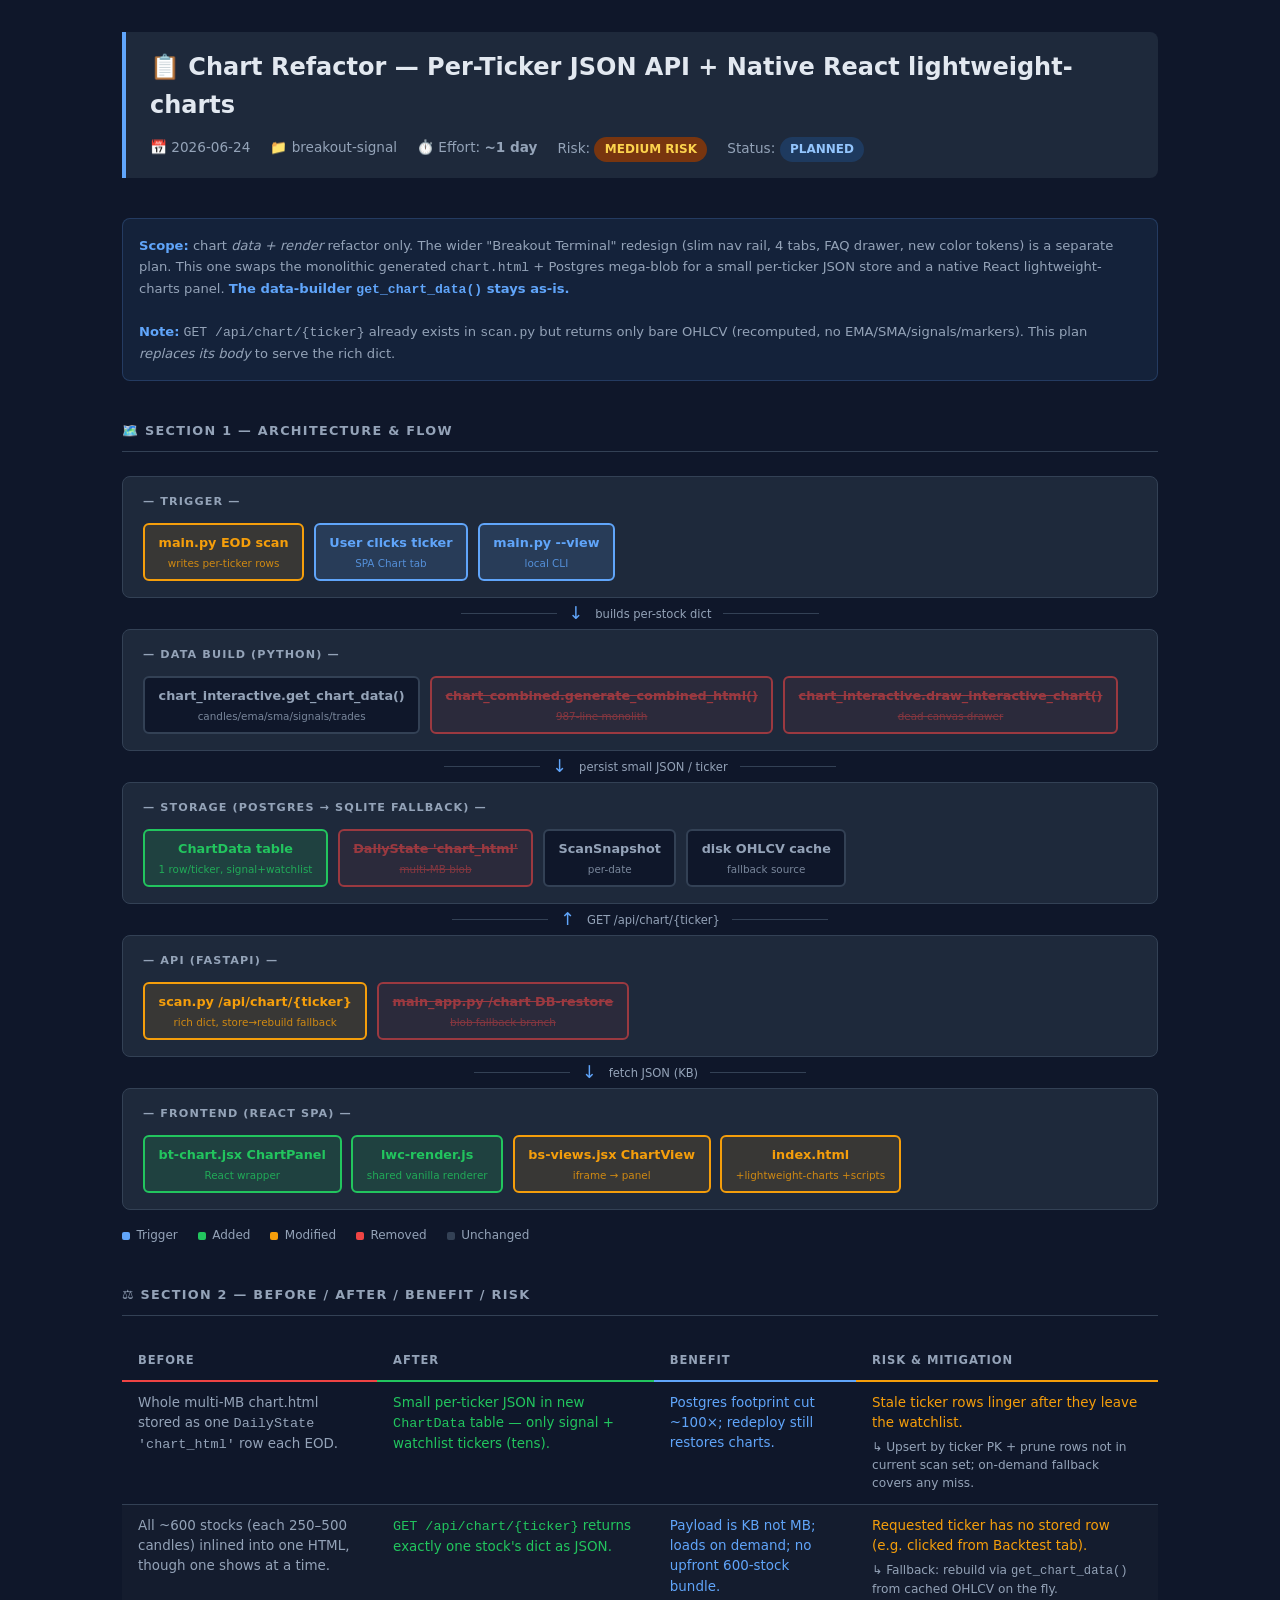
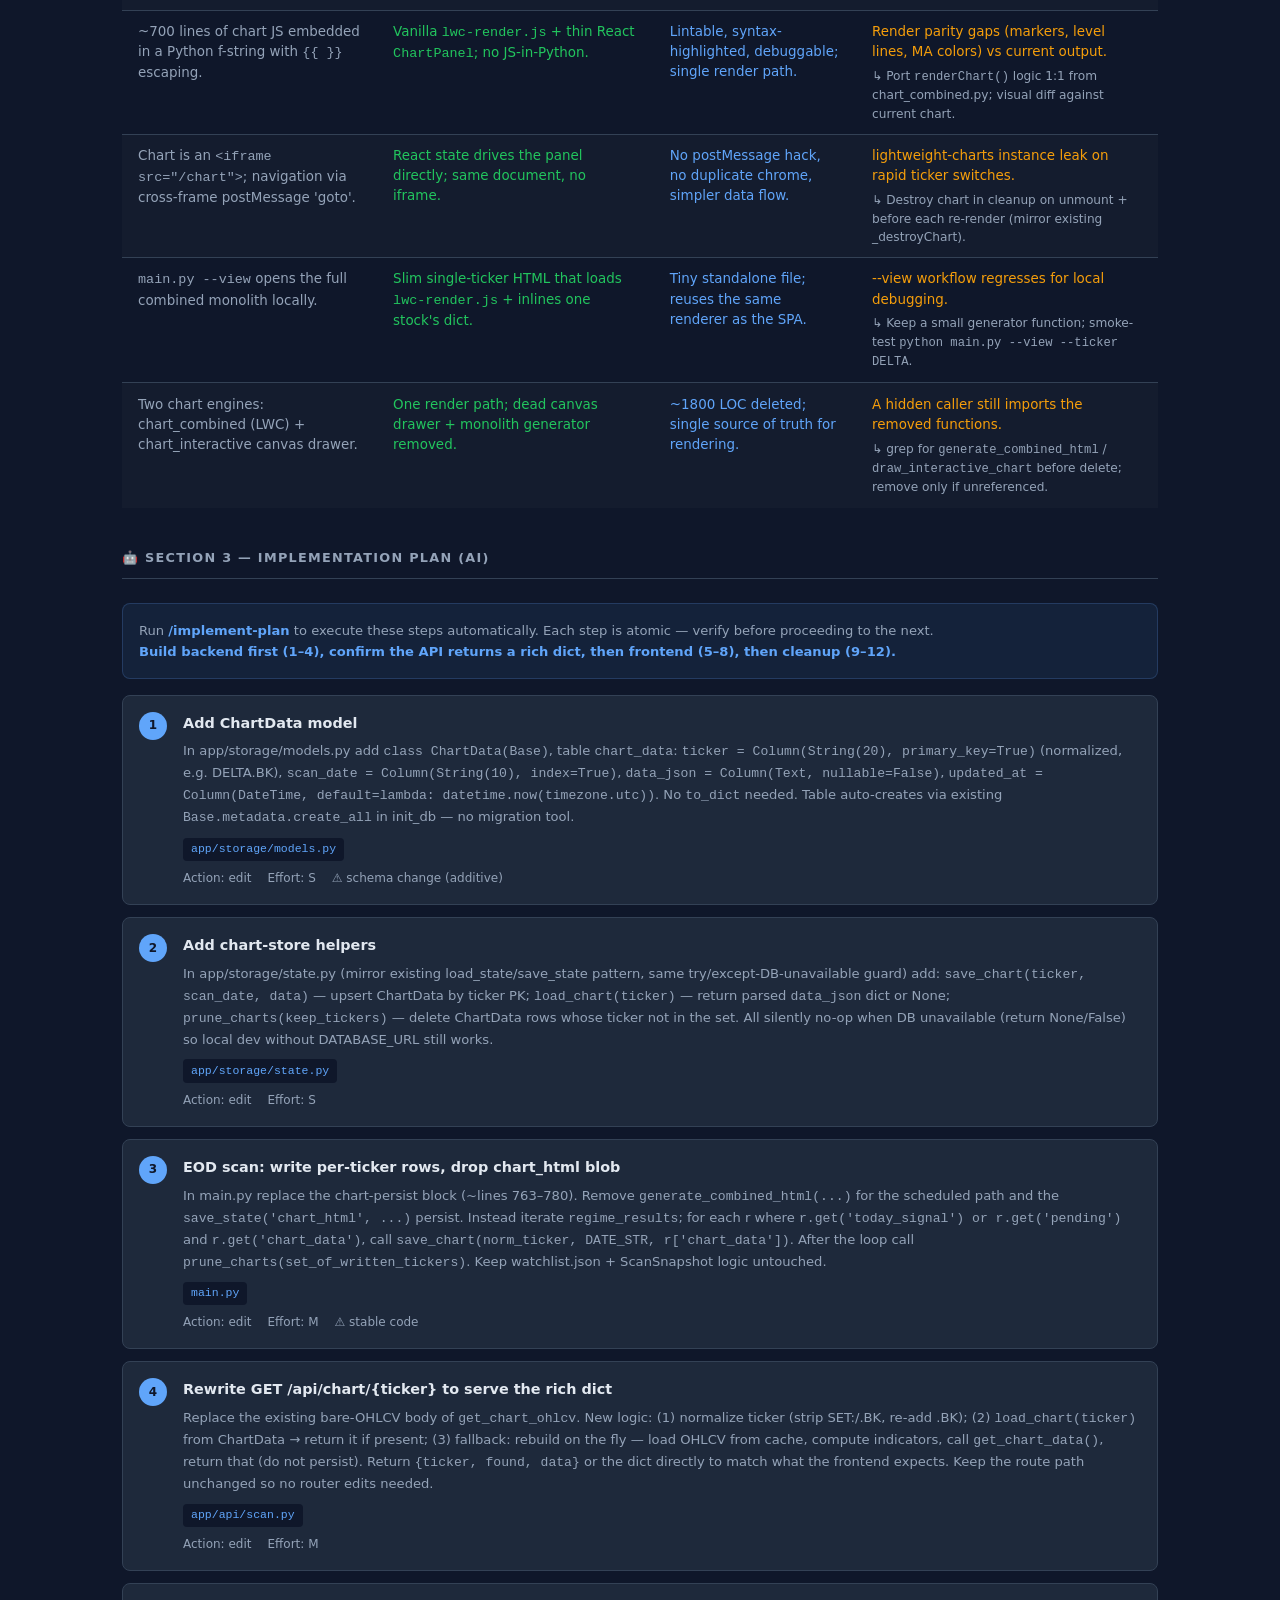
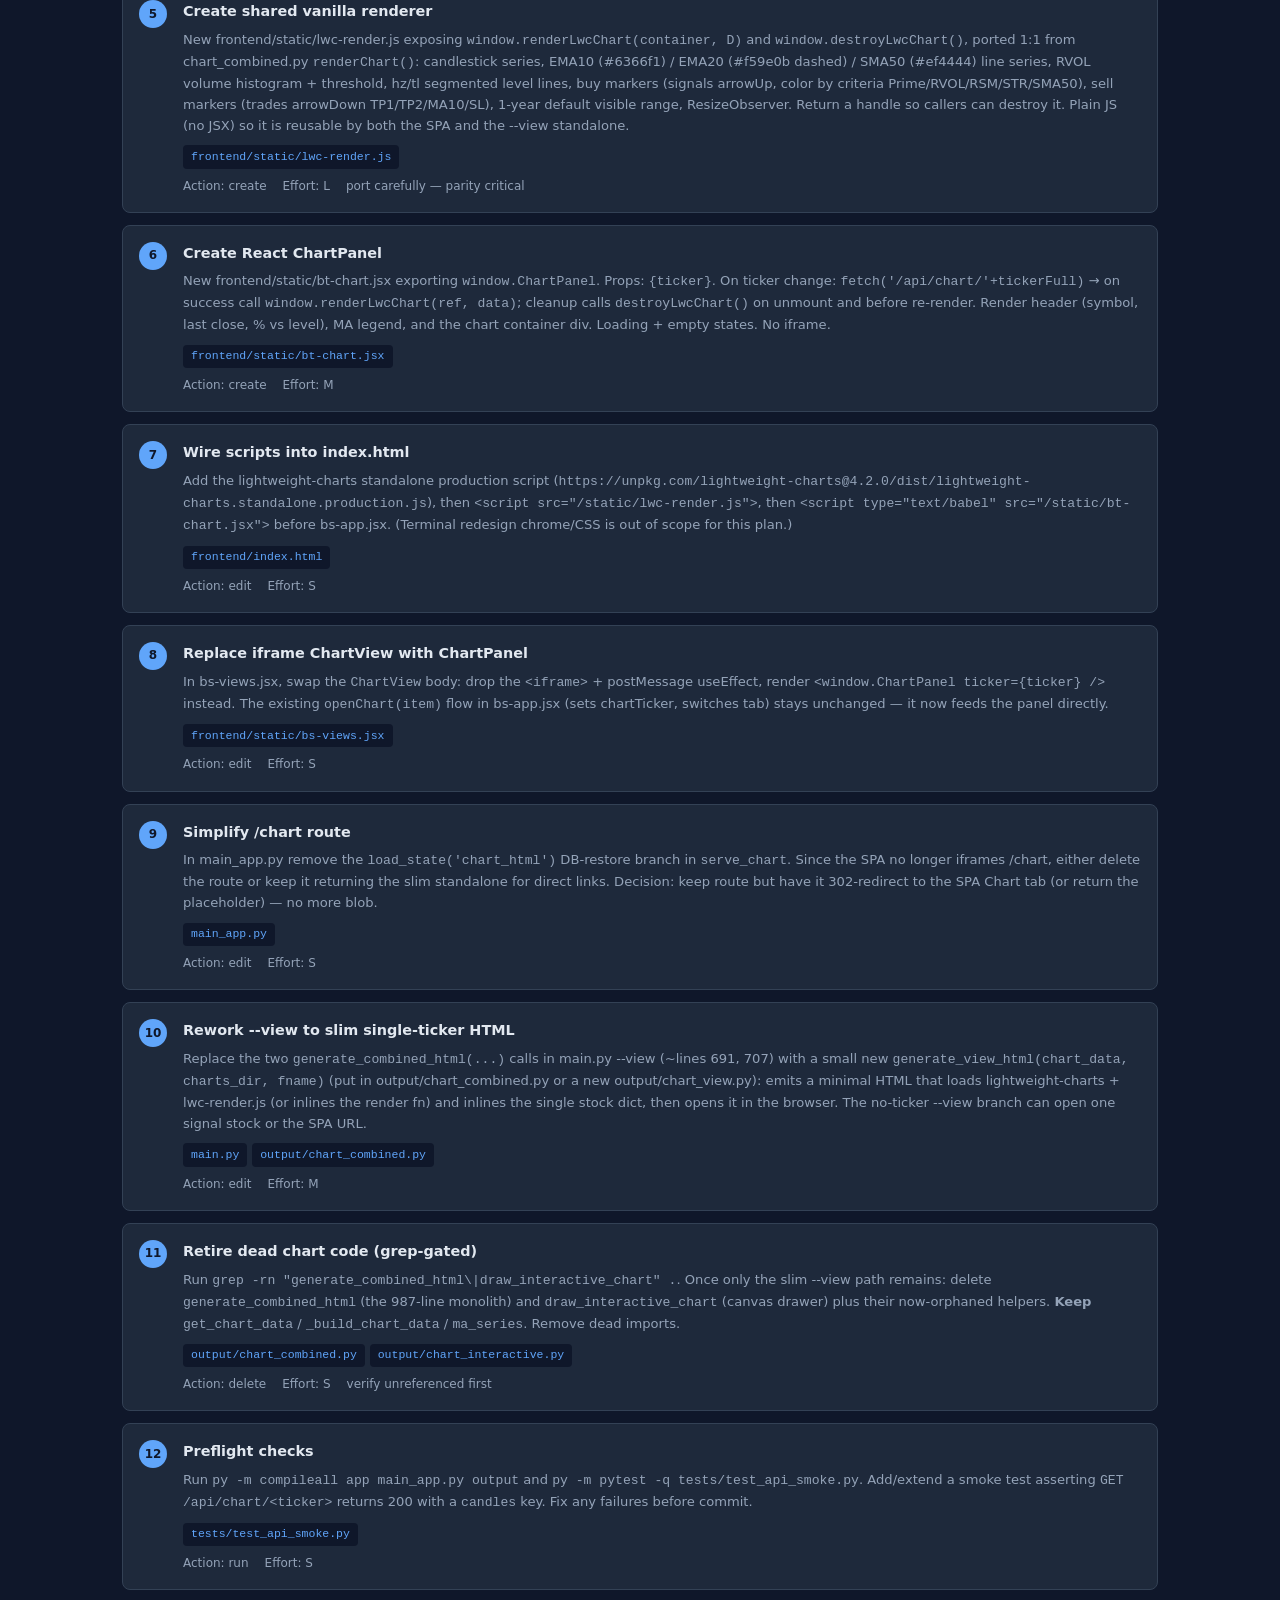
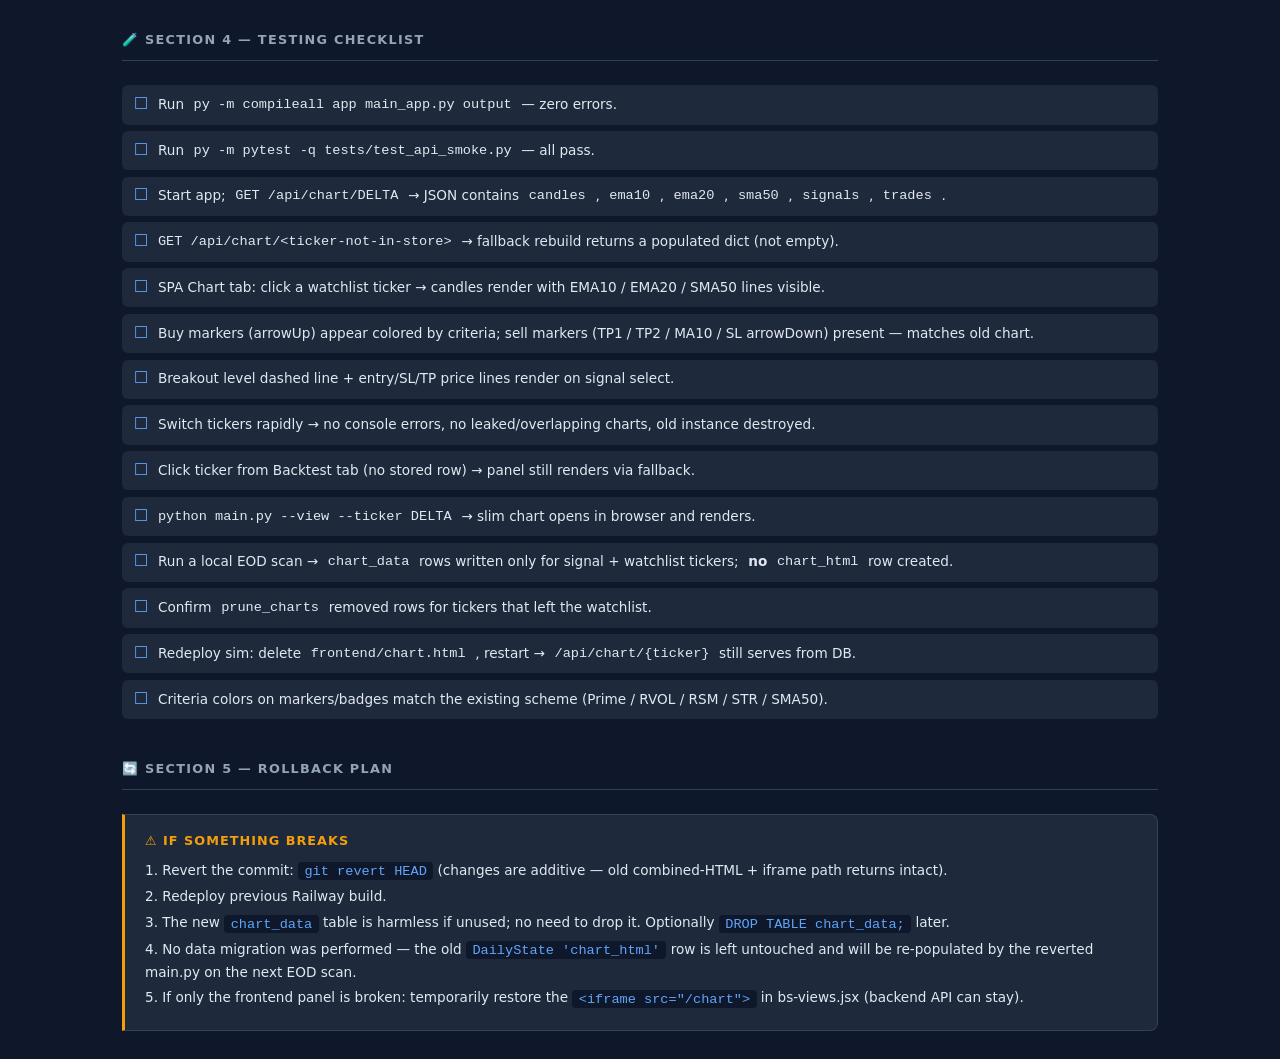
<file: plan/2026-06-24-chart-per-ticker-json-refactor.html>
<!DOCTYPE html>
<html lang="en">
<head>
<meta charset="UTF-8">
<title>Chart Refactor — Per-Ticker JSON API + Native React lightweight-charts</title>
<style>
:root {
  --green: #22c55e; --red: #ef4444; --yellow: #f59e0b; --blue: #60a5fa;
  --purple: #a78bfa; --orange: #fb923c;
  --bg: #0f172a; --surface: #1e293b; --surface2: #0f172a;
  --border: #334155; --text: #e2e8f0; --muted: #94a3b8;
}
* { box-sizing: border-box; margin: 0; padding: 0; }
body { font-family: system-ui,-apple-system,sans-serif; background:var(--bg); color:var(--text); max-width:1100px; margin:0 auto; padding:2rem; line-height:1.6; }
a { color:var(--blue); }
.plan-header { border-left:4px solid var(--blue); padding:1rem 1.5rem; background:var(--surface); border-radius:0 8px 8px 0; margin-bottom:2.5rem; }
.plan-header h1 { font-size:1.5rem; margin-bottom:0.75rem; }
.meta { display:flex; flex-wrap:wrap; gap:1.25rem; color:var(--muted); font-size:0.85rem; }
.badge { display:inline-block; padding:0.2rem 0.65rem; border-radius:999px; font-size:0.75rem; font-weight:600; }
.badge-low { background:#14532d; color:#86efac; }
.badge-med { background:#78350f; color:#fcd34d; }
.badge-high { background:#7f1d1d; color:#fca5a5; }
.badge-planned { background:#1e3a5f; color:#93c5fd; }
.badge-done { background:#14532d; color:#86efac; }
section { margin:2.5rem 0; }
h2 { font-size:0.8rem; text-transform:uppercase; letter-spacing:0.1em; color:var(--muted); border-bottom:1px solid var(--border); padding-bottom:0.6rem; margin-bottom:1.5rem; }

/* ── Section 1 — Flowchart ── */
.flowchart { display:flex; flex-direction:column; align-items:center; gap:0; }
.flow-layer { width:100%; background:var(--surface); border:1px solid var(--border); border-radius:8px; padding:1rem 1.25rem; position:relative; }
.flow-layer-label { font-size:0.7rem; text-transform:uppercase; letter-spacing:0.1em; color:var(--muted); margin-bottom:0.75rem; font-weight:600; }
.flow-boxes { display:flex; flex-wrap:wrap; gap:0.6rem; align-items:center; }
.flow-box { display:inline-flex; flex-direction:column; align-items:center; justify-content:center; padding:0.45rem 0.85rem; border-radius:6px; font-size:0.8rem; font-weight:600; min-width:5rem; text-align:center; border:2px solid transparent; }
.flow-box.added    { background:rgba(34,197,94,0.15);  border-color:var(--green);  color:var(--green); }
.flow-box.removed  { background:rgba(239,68,68,0.1);   border-color:var(--red);    color:var(--red);   opacity:0.6; text-decoration:line-through; }
.flow-box.changed  { background:rgba(245,158,11,0.12); border-color:var(--yellow); color:var(--yellow); }
.flow-box.unchanged{ background:var(--surface2); border-color:var(--border); color:var(--muted); }
.flow-box.trigger  { background:rgba(96,165,250,0.15); border-color:var(--blue);   color:var(--blue); }
.flow-box sub { font-size:0.65rem; font-weight:400; opacity:0.8; margin-top:0.15rem; }
.flow-connector { display:flex; align-items:center; justify-content:center; gap:0.75rem; width:100%; padding:0.4rem 0; }
.flow-connector-line { flex:1; height:1px; background:var(--border); max-width:6rem; }
.flow-connector-label { font-size:0.72rem; color:var(--muted); white-space:nowrap; }
.flow-connector-arrow { color:var(--blue); font-size:1.1rem; line-height:1; }
.flow-legend { display:flex; gap:1.25rem; margin-top:1rem; font-size:0.75rem; color:var(--muted); flex-wrap:wrap; }
.flow-legend-item { display:flex; align-items:center; gap:0.4rem; }
.flow-legend-dot { width:8px; height:8px; border-radius:2px; }

/* ── Section 2 — Before/After Table ── */
.ba-table { width:100%; border-collapse:collapse; font-size:0.84rem; }
.ba-table th { padding:0.65rem 1rem; text-align:left; font-size:0.72rem; text-transform:uppercase; letter-spacing:0.08em; color:var(--muted); border-bottom:2px solid var(--border); }
.ba-table th.col-before { border-bottom-color:var(--red); }
.ba-table th.col-after  { border-bottom-color:var(--green); }
.ba-table th.col-benefit{ border-bottom-color:var(--blue); }
.ba-table th.col-risk   { border-bottom-color:var(--yellow); }
.ba-table td { padding:0.7rem 1rem; vertical-align:top; border-bottom:1px solid var(--border); line-height:1.5; }
.ba-table tr:last-child td { border-bottom:none; }
.ba-table tr:nth-child(even) td { background:rgba(255,255,255,0.02); }
.ba-table td.col-before { color:var(--muted); }
.ba-table td.col-after  { color:var(--green); }
.ba-table td.col-benefit{ color:var(--blue); }
.ba-table td.col-risk   { color:var(--yellow); }
.ba-table td.col-risk .mitigation { font-size:0.76rem; color:var(--muted); margin-top:0.3rem; }
.ba-table td.col-risk .mitigation::before { content:"↳ "; }

/* ── Section 3 — Steps ── */
.steps { display:flex; flex-direction:column; gap:0.75rem; }
.step { display:flex; gap:1rem; background:var(--surface); border:1px solid var(--border); border-radius:8px; padding:1rem; }
.step-num { width:1.75rem; height:1.75rem; min-width:1.75rem; background:var(--blue); color:#0f172a; border-radius:50%; display:flex; align-items:center; justify-content:center; font-size:0.75rem; font-weight:700; }
.step-body { flex:1; min-width:0; }
.step-body h4 { font-size:0.9rem; margin-bottom:0.35rem; }
.step-desc { font-size:0.82rem; color:var(--muted); margin-bottom:0.6rem; }
.step-files { display:flex; flex-wrap:wrap; gap:0.3rem; margin-bottom:0.5rem; }
.file-tag { font-family:monospace; font-size:0.72rem; background:var(--surface2); padding:0.15rem 0.5rem; border-radius:4px; color:var(--blue); }
.step-meta { display:flex; gap:1rem; font-size:0.75rem; color:var(--muted); }
.step.done { opacity:0.6; }
.step.done .step-num { background:var(--green); }

/* ── Section 4 & 5 — Checklists ── */
.checklist { list-style:none; padding:0; display:flex; flex-direction:column; gap:0.4rem; }
.checklist li { padding:0.55rem 0.75rem; background:var(--surface); border-radius:6px; font-size:0.85rem; display:flex; align-items:flex-start; gap:0.6rem; }
.checklist li::before { content:"☐"; color:var(--blue); font-size:1rem; line-height:1.2; flex-shrink:0; }
.checklist li.done::before { content:"☑"; color:var(--green); }

/* ── Section 5 — Rollback ── */
.rollback { background:var(--surface); border:1px solid var(--border); border-left:3px solid var(--yellow); border-radius:0 8px 8px 0; padding:1rem 1.25rem; font-size:0.85rem; }
.rollback h4 { font-size:0.8rem; text-transform:uppercase; letter-spacing:0.08em; color:var(--yellow); margin-bottom:0.5rem; }
.rollback p { margin:0.25rem 0; }
.rollback code { font-family:monospace; background:var(--surface2); padding:0.1rem 0.4rem; border-radius:4px; color:var(--blue); }

/* ── Impl note ── */
.impl-note { background:rgba(96,165,250,0.08); border:1px solid rgba(96,165,250,0.2); border-radius:8px; padding:1rem; font-size:0.82rem; color:var(--muted); margin-bottom:1rem; }
.impl-note strong { color:var(--blue); }
</style>
</head>
<body>

<div class="plan-header">
  <h1>📋 Chart Refactor — Per-Ticker JSON API + Native React lightweight-charts</h1>
  <div class="meta">
    <span>📅 2026-06-24</span>
    <span>📁 breakout-signal</span>
    <span>⏱️ Effort: <strong>~1 day</strong></span>
    <span>Risk: <span class="badge badge-med">MEDIUM RISK</span></span>
    <span>Status: <span class="badge badge-planned" id="plan-status">PLANNED</span></span>
  </div>
</div>

<div class="impl-note" style="margin-bottom:2rem">
  <strong>Scope:</strong> chart <em>data + render</em> refactor only. The wider "Breakout Terminal" redesign
  (slim nav rail, 4 tabs, FAQ drawer, new color tokens) is a separate plan. This one swaps the
  monolithic generated <code>chart.html</code> + Postgres mega-blob for a small per-ticker JSON store and a
  native React lightweight-charts panel. <strong>The data-builder <code>get_chart_data()</code> stays as-is.</strong>
  <br><br>
  <strong>Note:</strong> <code>GET /api/chart/{ticker}</code> already exists in <code>scan.py</code> but returns only bare
  OHLCV (recomputed, no EMA/SMA/signals/markers). This plan <em>replaces its body</em> to serve the rich dict.
</div>

<!-- ═══════════════════════════ SECTION 1 ═══════════════════════════ -->
<section id="s1">
  <h2>🗺️ Section 1 — Architecture &amp; Flow</h2>
  <div class="flowchart">

    <div class="flow-layer">
      <div class="flow-layer-label">— Trigger —</div>
      <div class="flow-boxes">
        <div class="flow-box changed">main.py EOD scan<sub>writes per-ticker rows</sub></div>
        <div class="flow-box trigger">User clicks ticker<sub>SPA Chart tab</sub></div>
        <div class="flow-box trigger">main.py --view<sub>local CLI</sub></div>
      </div>
    </div>

    <div class="flow-connector">
      <div class="flow-connector-line"></div><div class="flow-connector-arrow">↓</div>
      <div class="flow-connector-label">builds per-stock dict</div><div class="flow-connector-line"></div>
    </div>

    <div class="flow-layer">
      <div class="flow-layer-label">— Data build (Python) —</div>
      <div class="flow-boxes">
        <div class="flow-box unchanged">chart_interactive.get_chart_data()<sub>candles/ema/sma/signals/trades</sub></div>
        <div class="flow-box removed">chart_combined.generate_combined_html()<sub>987-line monolith</sub></div>
        <div class="flow-box removed">chart_interactive.draw_interactive_chart()<sub>dead canvas drawer</sub></div>
      </div>
    </div>

    <div class="flow-connector">
      <div class="flow-connector-line"></div><div class="flow-connector-arrow">↓</div>
      <div class="flow-connector-label">persist small JSON / ticker</div><div class="flow-connector-line"></div>
    </div>

    <div class="flow-layer">
      <div class="flow-layer-label">— Storage (Postgres → SQLite fallback) —</div>
      <div class="flow-boxes">
        <div class="flow-box added">ChartData table<sub>1 row/ticker, signal+watchlist</sub></div>
        <div class="flow-box removed">DailyState 'chart_html'<sub>multi-MB blob</sub></div>
        <div class="flow-box unchanged">ScanSnapshot<sub>per-date</sub></div>
        <div class="flow-box unchanged">disk OHLCV cache<sub>fallback source</sub></div>
      </div>
    </div>

    <div class="flow-connector">
      <div class="flow-connector-line"></div><div class="flow-connector-arrow">↑</div>
      <div class="flow-connector-label">GET /api/chart/{ticker}</div><div class="flow-connector-line"></div>
    </div>

    <div class="flow-layer">
      <div class="flow-layer-label">— API (FastAPI) —</div>
      <div class="flow-boxes">
        <div class="flow-box changed">scan.py /api/chart/{ticker}<sub>rich dict, store→rebuild fallback</sub></div>
        <div class="flow-box removed">main_app.py /chart DB-restore<sub>blob fallback branch</sub></div>
      </div>
    </div>

    <div class="flow-connector">
      <div class="flow-connector-line"></div><div class="flow-connector-arrow">↓</div>
      <div class="flow-connector-label">fetch JSON (KB)</div><div class="flow-connector-line"></div>
    </div>

    <div class="flow-layer">
      <div class="flow-layer-label">— Frontend (React SPA) —</div>
      <div class="flow-boxes">
        <div class="flow-box added">bt-chart.jsx ChartPanel<sub>React wrapper</sub></div>
        <div class="flow-box added">lwc-render.js<sub>shared vanilla renderer</sub></div>
        <div class="flow-box changed">bs-views.jsx ChartView<sub>iframe → panel</sub></div>
        <div class="flow-box changed">index.html<sub>+lightweight-charts +scripts</sub></div>
      </div>
    </div>

  </div>
  <div class="flow-legend">
    <span class="flow-legend-item"><span class="flow-legend-dot" style="background:var(--blue)"></span> Trigger</span>
    <span class="flow-legend-item"><span class="flow-legend-dot" style="background:var(--green)"></span> Added</span>
    <span class="flow-legend-item"><span class="flow-legend-dot" style="background:var(--yellow)"></span> Modified</span>
    <span class="flow-legend-item"><span class="flow-legend-dot" style="background:var(--red)"></span> Removed</span>
    <span class="flow-legend-item"><span class="flow-legend-dot" style="background:var(--border)"></span> Unchanged</span>
  </div>
</section>

<!-- ═══════════════════════════ SECTION 2 ═══════════════════════════ -->
<section id="s2">
  <h2>⚖️ Section 2 — Before / After / Benefit / Risk</h2>
  <table class="ba-table">
    <thead>
      <tr>
        <th class="col-before">Before</th>
        <th class="col-after">After</th>
        <th class="col-benefit">Benefit</th>
        <th class="col-risk">Risk &amp; Mitigation</th>
      </tr>
    </thead>
    <tbody>
      <tr>
        <td class="col-before">Whole multi-MB chart.html stored as one <code>DailyState 'chart_html'</code> row each EOD.</td>
        <td class="col-after">Small per-ticker JSON in new <code>ChartData</code> table — only signal + watchlist tickers (tens).</td>
        <td class="col-benefit">Postgres footprint cut ~100×; redeploy still restores charts.</td>
        <td class="col-risk">Stale ticker rows linger after they leave the watchlist.
          <div class="mitigation">Upsert by ticker PK + prune rows not in current scan set; on-demand fallback covers any miss.</div></td>
      </tr>
      <tr>
        <td class="col-before">All ~600 stocks (each 250–500 candles) inlined into one HTML, though one shows at a time.</td>
        <td class="col-after"><code>GET /api/chart/{ticker}</code> returns exactly one stock's dict as JSON.</td>
        <td class="col-benefit">Payload is KB not MB; loads on demand; no upfront 600-stock bundle.</td>
        <td class="col-risk">Requested ticker has no stored row (e.g. clicked from Backtest tab).
          <div class="mitigation">Fallback: rebuild via <code>get_chart_data()</code> from cached OHLCV on the fly.</div></td>
      </tr>
      <tr>
        <td class="col-before">~700 lines of chart JS embedded in a Python f-string with <code>{{ }}</code> escaping.</td>
        <td class="col-after">Vanilla <code>lwc-render.js</code> + thin React <code>ChartPanel</code>; no JS-in-Python.</td>
        <td class="col-benefit">Lintable, syntax-highlighted, debuggable; single render path.</td>
        <td class="col-risk">Render parity gaps (markers, level lines, MA colors) vs current output.
          <div class="mitigation">Port <code>renderChart()</code> logic 1:1 from chart_combined.py; visual diff against current chart.</div></td>
      </tr>
      <tr>
        <td class="col-before">Chart is an <code>&lt;iframe src="/chart"&gt;</code>; navigation via cross-frame postMessage 'goto'.</td>
        <td class="col-after">React state drives the panel directly; same document, no iframe.</td>
        <td class="col-benefit">No postMessage hack, no duplicate chrome, simpler data flow.</td>
        <td class="col-risk">lightweight-charts instance leak on rapid ticker switches.
          <div class="mitigation">Destroy chart in cleanup on unmount + before each re-render (mirror existing _destroyChart).</div></td>
      </tr>
      <tr>
        <td class="col-before"><code>main.py --view</code> opens the full combined monolith locally.</td>
        <td class="col-after">Slim single-ticker HTML that loads <code>lwc-render.js</code> + inlines one stock's dict.</td>
        <td class="col-benefit">Tiny standalone file; reuses the same renderer as the SPA.</td>
        <td class="col-risk">--view workflow regresses for local debugging.
          <div class="mitigation">Keep a small generator function; smoke-test <code>python main.py --view --ticker DELTA</code>.</div></td>
      </tr>
      <tr>
        <td class="col-before">Two chart engines: chart_combined (LWC) + chart_interactive canvas drawer.</td>
        <td class="col-after">One render path; dead canvas drawer + monolith generator removed.</td>
        <td class="col-benefit">~1800 LOC deleted; single source of truth for rendering.</td>
        <td class="col-risk">A hidden caller still imports the removed functions.
          <div class="mitigation">grep for <code>generate_combined_html</code> / <code>draw_interactive_chart</code> before delete; remove only if unreferenced.</div></td>
      </tr>
    </tbody>
  </table>
</section>

<!-- ═══════════════════════════ SECTION 3 ═══════════════════════════ -->
<section id="s3">
  <h2>🤖 Section 3 — Implementation Plan (AI)</h2>
  <div class="impl-note">
    Run <strong>/implement-plan</strong> to execute these steps automatically.
    Each step is atomic — verify before proceeding to the next.
    <br><strong>Build backend first (1–4), confirm the API returns a rich dict, then frontend (5–8), then cleanup (9–12).</strong>
  </div>
  <div class="steps" id="impl-steps">

    <div class="step" data-step="1" data-files="app/storage/models.py" data-action="edit" data-effort="S">
      <div class="step-num">1</div>
      <div class="step-body">
        <h4>Add ChartData model</h4>
        <p class="step-desc">In app/storage/models.py add <code>class ChartData(Base)</code>, table <code>chart_data</code>:
          <code>ticker = Column(String(20), primary_key=True)</code> (normalized, e.g. DELTA.BK),
          <code>scan_date = Column(String(10), index=True)</code>,
          <code>data_json = Column(Text, nullable=False)</code>,
          <code>updated_at = Column(DateTime, default=lambda: datetime.now(timezone.utc))</code>.
          No <code>to_dict</code> needed. Table auto-creates via existing <code>Base.metadata.create_all</code> in init_db — no migration tool.</p>
        <div class="step-files"><span class="file-tag">app/storage/models.py</span></div>
        <div class="step-meta"><span>Action: edit</span><span>Effort: S</span><span>⚠️ schema change (additive)</span></div>
      </div>
    </div>

    <div class="step" data-step="2" data-files="app/storage/state.py" data-action="edit" data-effort="S">
      <div class="step-num">2</div>
      <div class="step-body">
        <h4>Add chart-store helpers</h4>
        <p class="step-desc">In app/storage/state.py (mirror existing load_state/save_state pattern, same try/except-DB-unavailable guard) add:
          <code>save_chart(ticker, scan_date, data)</code> — upsert ChartData by ticker PK;
          <code>load_chart(ticker)</code> — return parsed <code>data_json</code> dict or None;
          <code>prune_charts(keep_tickers)</code> — delete ChartData rows whose ticker not in the set.
          All silently no-op when DB unavailable (return None/False) so local dev without DATABASE_URL still works.</p>
        <div class="step-files"><span class="file-tag">app/storage/state.py</span></div>
        <div class="step-meta"><span>Action: edit</span><span>Effort: S</span></div>
      </div>
    </div>

    <div class="step" data-step="3" data-files="main.py" data-action="edit" data-effort="M">
      <div class="step-num">3</div>
      <div class="step-body">
        <h4>EOD scan: write per-ticker rows, drop chart_html blob</h4>
        <p class="step-desc">In main.py replace the chart-persist block (~lines 763–780). Remove <code>generate_combined_html(...)</code> for the
          scheduled path and the <code>save_state('chart_html', ...)</code> persist. Instead iterate <code>regime_results</code>; for each r where
          <code>r.get('today_signal') or r.get('pending')</code> and <code>r.get('chart_data')</code>, call
          <code>save_chart(norm_ticker, DATE_STR, r['chart_data'])</code>. After the loop call
          <code>prune_charts(set_of_written_tickers)</code>. Keep watchlist.json + ScanSnapshot logic untouched.</p>
        <div class="step-files"><span class="file-tag">main.py</span></div>
        <div class="step-meta"><span>Action: edit</span><span>Effort: M</span><span>⚠️ stable code</span></div>
      </div>
    </div>

    <div class="step" data-step="4" data-files="app/api/scan.py" data-action="edit" data-effort="M">
      <div class="step-num">4</div>
      <div class="step-body">
        <h4>Rewrite GET /api/chart/{ticker} to serve the rich dict</h4>
        <p class="step-desc">Replace the existing bare-OHLCV body of <code>get_chart_ohlcv</code>. New logic:
          (1) normalize ticker (strip SET:/.BK, re-add .BK);
          (2) <code>load_chart(ticker)</code> from ChartData → return it if present;
          (3) fallback: rebuild on the fly — load OHLCV from cache, compute indicators, call <code>get_chart_data()</code>, return that (do not persist).
          Return <code>{ticker, found, data}</code> or the dict directly to match what the frontend expects. Keep the route path unchanged so no router edits needed.</p>
        <div class="step-files"><span class="file-tag">app/api/scan.py</span></div>
        <div class="step-meta"><span>Action: edit</span><span>Effort: M</span></div>
      </div>
    </div>

    <div class="step" data-step="5" data-files="frontend/static/lwc-render.js" data-action="create" data-effort="L">
      <div class="step-num">5</div>
      <div class="step-body">
        <h4>Create shared vanilla renderer</h4>
        <p class="step-desc">New frontend/static/lwc-render.js exposing <code>window.renderLwcChart(container, D)</code> and
          <code>window.destroyLwcChart()</code>, ported 1:1 from chart_combined.py <code>renderChart()</code>: candlestick series,
          EMA10 (#6366f1) / EMA20 (#f59e0b dashed) / SMA50 (#ef4444) line series, RVOL volume histogram + threshold,
          hz/tl segmented level lines, buy markers (signals arrowUp, color by criteria Prime/RVOL/RSM/STR/SMA50),
          sell markers (trades arrowDown TP1/TP2/MA10/SL), 1-year default visible range, ResizeObserver. Return a handle so
          callers can destroy it. Plain JS (no JSX) so it is reusable by both the SPA and the --view standalone.</p>
        <div class="step-files"><span class="file-tag">frontend/static/lwc-render.js</span></div>
        <div class="step-meta"><span>Action: create</span><span>Effort: L</span><span>port carefully — parity critical</span></div>
      </div>
    </div>

    <div class="step" data-step="6" data-files="frontend/static/bt-chart.jsx" data-action="create" data-effort="M">
      <div class="step-num">6</div>
      <div class="step-body">
        <h4>Create React ChartPanel</h4>
        <p class="step-desc">New frontend/static/bt-chart.jsx exporting <code>window.ChartPanel</code>. Props: <code>{ticker}</code>.
          On ticker change: <code>fetch('/api/chart/'+tickerFull)</code> → on success call <code>window.renderLwcChart(ref, data)</code>;
          cleanup calls <code>destroyLwcChart()</code> on unmount and before re-render. Render header (symbol, last close, % vs level),
          MA legend, and the chart container div. Loading + empty states. No iframe.</p>
        <div class="step-files"><span class="file-tag">frontend/static/bt-chart.jsx</span></div>
        <div class="step-meta"><span>Action: create</span><span>Effort: M</span></div>
      </div>
    </div>

    <div class="step" data-step="7" data-files="frontend/index.html" data-action="edit" data-effort="S">
      <div class="step-num">7</div>
      <div class="step-body">
        <h4>Wire scripts into index.html</h4>
        <p class="step-desc">Add the lightweight-charts standalone production script
          (<code>https://unpkg.com/lightweight-charts@4.2.0/dist/lightweight-charts.standalone.production.js</code>),
          then <code>&lt;script src="/static/lwc-render.js"&gt;</code>, then <code>&lt;script type="text/babel" src="/static/bt-chart.jsx"&gt;</code>
          before bs-app.jsx. (Terminal redesign chrome/CSS is out of scope for this plan.)</p>
        <div class="step-files"><span class="file-tag">frontend/index.html</span></div>
        <div class="step-meta"><span>Action: edit</span><span>Effort: S</span></div>
      </div>
    </div>

    <div class="step" data-step="8" data-files="frontend/static/bs-views.jsx" data-action="edit" data-effort="S">
      <div class="step-num">8</div>
      <div class="step-body">
        <h4>Replace iframe ChartView with ChartPanel</h4>
        <p class="step-desc">In bs-views.jsx, swap the <code>ChartView</code> body: drop the <code>&lt;iframe&gt;</code> + postMessage useEffect,
          render <code>&lt;window.ChartPanel ticker={ticker} /&gt;</code> instead. The existing <code>openChart(item)</code> flow in bs-app.jsx
          (sets chartTicker, switches tab) stays unchanged — it now feeds the panel directly.</p>
        <div class="step-files"><span class="file-tag">frontend/static/bs-views.jsx</span></div>
        <div class="step-meta"><span>Action: edit</span><span>Effort: S</span></div>
      </div>
    </div>

    <div class="step" data-step="9" data-files="main_app.py" data-action="edit" data-effort="S">
      <div class="step-num">9</div>
      <div class="step-body">
        <h4>Simplify /chart route</h4>
        <p class="step-desc">In main_app.py remove the <code>load_state('chart_html')</code> DB-restore branch in <code>serve_chart</code>.
          Since the SPA no longer iframes /chart, either delete the route or keep it returning the slim standalone for direct links.
          Decision: keep route but have it 302-redirect to the SPA Chart tab (or return the placeholder) — no more blob.</p>
        <div class="step-files"><span class="file-tag">main_app.py</span></div>
        <div class="step-meta"><span>Action: edit</span><span>Effort: S</span></div>
      </div>
    </div>

    <div class="step" data-step="10" data-files="main.py,output/chart_combined.py" data-action="edit" data-effort="M">
      <div class="step-num">10</div>
      <div class="step-body">
        <h4>Rework --view to slim single-ticker HTML</h4>
        <p class="step-desc">Replace the two <code>generate_combined_html(...)</code> calls in main.py --view (~lines 691, 707) with a small new
          <code>generate_view_html(chart_data, charts_dir, fname)</code> (put in output/chart_combined.py or a new output/chart_view.py):
          emits a minimal HTML that loads lightweight-charts + lwc-render.js (or inlines the render fn) and inlines the single stock dict,
          then opens it in the browser. The no-ticker --view branch can open one signal stock or the SPA URL.</p>
        <div class="step-files"><span class="file-tag">main.py</span><span class="file-tag">output/chart_combined.py</span></div>
        <div class="step-meta"><span>Action: edit</span><span>Effort: M</span></div>
      </div>
    </div>

    <div class="step" data-step="11" data-files="output/chart_combined.py,output/chart_interactive.py" data-action="delete" data-effort="S">
      <div class="step-num">11</div>
      <div class="step-body">
        <h4>Retire dead chart code (grep-gated)</h4>
        <p class="step-desc">Run <code>grep -rn "generate_combined_html\|draw_interactive_chart" .</code>. Once only the slim --view path remains:
          delete <code>generate_combined_html</code> (the 987-line monolith) and <code>draw_interactive_chart</code> (canvas drawer) plus their
          now-orphaned helpers. <strong>Keep</strong> <code>get_chart_data</code> / <code>_build_chart_data</code> / <code>ma_series</code>. Remove dead imports.</p>
        <div class="step-files"><span class="file-tag">output/chart_combined.py</span><span class="file-tag">output/chart_interactive.py</span></div>
        <div class="step-meta"><span>Action: delete</span><span>Effort: S</span><span>verify unreferenced first</span></div>
      </div>
    </div>

    <div class="step" data-step="12" data-files="tests/test_api_smoke.py" data-action="run" data-effort="S">
      <div class="step-num">12</div>
      <div class="step-body">
        <h4>Preflight checks</h4>
        <p class="step-desc">Run <code>py -m compileall app main_app.py output</code> and <code>py -m pytest -q tests/test_api_smoke.py</code>.
          Add/extend a smoke test asserting <code>GET /api/chart/&lt;ticker&gt;</code> returns 200 with a <code>candles</code> key. Fix any failures before commit.</p>
        <div class="step-files"><span class="file-tag">tests/test_api_smoke.py</span></div>
        <div class="step-meta"><span>Action: run</span><span>Effort: S</span></div>
      </div>
    </div>

  </div>
</section>

<!-- ═══════════════════════════ SECTION 4 ═══════════════════════════ -->
<section id="s4">
  <h2>🧪 Section 4 — Testing Checklist</h2>
  <ul class="checklist" id="test-checklist">
    <li>Run <code>py -m compileall app main_app.py output</code> — zero errors.</li>
    <li>Run <code>py -m pytest -q tests/test_api_smoke.py</code> — all pass.</li>
    <li>Start app; <code>GET /api/chart/DELTA</code> → JSON contains <code>candles</code>, <code>ema10</code>, <code>ema20</code>, <code>sma50</code>, <code>signals</code>, <code>trades</code>.</li>
    <li><code>GET /api/chart/&lt;ticker-not-in-store&gt;</code> → fallback rebuild returns a populated dict (not empty).</li>
    <li>SPA Chart tab: click a watchlist ticker → candles render with EMA10 / EMA20 / SMA50 lines visible.</li>
    <li>Buy markers (arrowUp) appear colored by criteria; sell markers (TP1 / TP2 / MA10 / SL arrowDown) present — matches old chart.</li>
    <li>Breakout level dashed line + entry/SL/TP price lines render on signal select.</li>
    <li>Switch tickers rapidly → no console errors, no leaked/overlapping charts, old instance destroyed.</li>
    <li>Click ticker from Backtest tab (no stored row) → panel still renders via fallback.</li>
    <li><code>python main.py --view --ticker DELTA</code> → slim chart opens in browser and renders.</li>
    <li>Run a local EOD scan → <code>chart_data</code> rows written only for signal + watchlist tickers; <strong>no</strong> <code>chart_html</code> row created.</li>
    <li>Confirm <code>prune_charts</code> removed rows for tickers that left the watchlist.</li>
    <li>Redeploy sim: delete <code>frontend/chart.html</code>, restart → <code>/api/chart/{ticker}</code> still serves from DB.</li>
    <li>Criteria colors on markers/badges match the existing scheme (Prime / RVOL / RSM / STR / SMA50).</li>
  </ul>
</section>

<!-- ═══════════════════════════ SECTION 5 ═══════════════════════════ -->
<section id="s5">
  <h2>🔄 Section 5 — Rollback Plan</h2>
  <div class="rollback">
    <h4>⚠️ If something breaks</h4>
    <p>1. Revert the commit: <code>git revert HEAD</code> (changes are additive — old combined-HTML + iframe path returns intact).</p>
    <p>2. Redeploy previous Railway build.</p>
    <p>3. The new <code>chart_data</code> table is harmless if unused; no need to drop it. Optionally <code>DROP TABLE chart_data;</code> later.</p>
    <p>4. No data migration was performed — the old <code>DailyState 'chart_html'</code> row is left untouched and will be re-populated by the reverted main.py on the next EOD scan.</p>
    <p>5. If only the frontend panel is broken: temporarily restore the <code>&lt;iframe src="/chart"&gt;</code> in bs-views.jsx (backend API can stay).</p>
  </div>
</section>

<section id="s6" style="display:none">
  <h2>📝 Section 6 — Implementation Log</h2>
  <div id="impl-log"></div>
</section>

</body>
</html>
</file>
